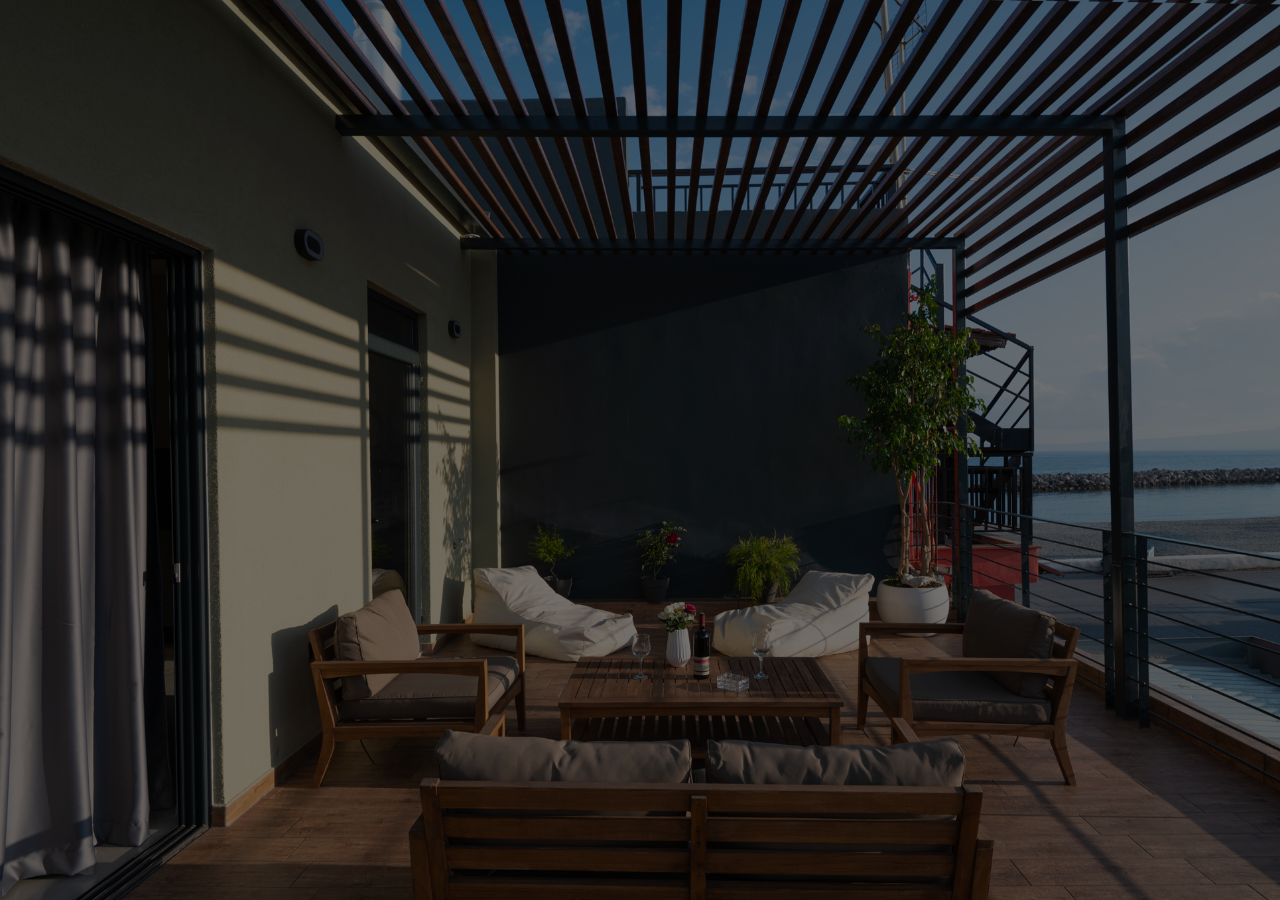
<file: index.html>
<!DOCTYPE html>
<html lang="en">
<head>
    <meta charset="UTF-8">
    <meta name="viewport" content="width=device-width, initial-scale=1.0">
    <link href="https://fonts.googleapis.com/css2?family=Roboto:wght@400;700&display=swap" rel="stylesheet">

        <!-- Other meta tags and links -->
        <link rel="stylesheet" href="https://cdnjs.cloudflare.com/ajax/libs/font-awesome/6.0.0-beta3/css/all.min.css">
    

    <title>Perla Homes</title>
    <link rel="stylesheet" href="main.css">
</head>
<body>
    <!-- Main Content Section -->
    <div class="content-container">
        <!-- Language Selector -->
        <div id="google_translate_element" class="fade-in"></div>
        <img src="images/perla logo site.png" alt="Perla Homes Logo" id="logo" class="fade-in" />

        <h1 id="main-heading" class="fade-in" translate="no">
            Welcome to <br>Maison 4 Seasons!
        </h1>
       

        <!-- Buttons -->
        <div class="button-container">
            <div class="button-item fade-in">
                <button class="round-btn" onclick="window.location.href='check_in.html'">
                    <img src="images/Checkin.png" alt="Check-In">
                </button>
                <span>Check-In <br> </span>
            </div>

            <div class="button-item fade-in">
                <button class="round-btn" onclick="showWifiCodeBox()">
                    <img src="images/wifi.png" alt="Wifi">
                </button>
                <span>WiFi</span>
            </div>
            
            <!-- Hidden Wifi Code Box -->
            <div id="wifiCodeBox" style="display:none; padding: 10px; background-color: #0e0d0d; border: 1px solid #ccc; width: 200px; height: auto; max-width: 100%; text-align: center; position: fixed; top: 50%; left: 50%; transform: translate(-50%, -50%);">
                <p> Network: <strong>Maison4Seasons</strong></p> <br>
                <p> Password: <strong>12345678</strong></p>
                <button onclick="hideWifiCodeBox()">EXIT</button>
            </div>

            <div class="button-item fade-in">
                <button class="round-btn" onclick="showCodeBox()">
                    <img src="images/Key lock Heavenmono.jpg" alt="Wifi">
                </button>
                <span>Key</span>
            </div>
            
            <!-- Hidden Code Box -->
            <div id="codeBox" style="display:none; padding: 10px; background-color: #0e0d0d; border: 1px solid #ccc; width: 200px; height: auto; max-width: 100%; text-align: center; position: fixed; top: 50%; left: 50%; transform: translate(-50%, -50%);">
              
                <p>Entrance code: <strong>1905</strong></p>
                <button onclick="hideCodeBox()">EXIT</button>
            </div>
            
            
            <div class="button-item fade-in">
                <a href="https://maps.app.goo.gl/aCeawWT5T6tfjdex7">
                    <img src="images/Pineza_black.webp" alt="Mobi" class="round-btn">
                    <span>Map</span>
                </a>
            </div>

            <div class="button-item fade-in">
                <a href="contacts.html">
                    <button class="round-btn">
                        <img src="images/pngtree-circle-phone-call-icon-in-black-color-png-image_6596895.png" alt="Map">
                    </button>
                    <span>Contacts</span>
                </a>
            </div>




            <div class="button-item fade-in">
                <a href="https://messinia.mobi/el/article/katalumata/enoikiazomena-domatia/maison-4-season-enoikiazomena-diamerismata/9687">
                    <img src="images/optiki-tautotita_2.jpg" alt="Mobi" class="round-btn">
                    <span style="display:block;">Tourist<br>Guide</span>
                </a>
            </div>
          
        </div>
    </div>

    <!-- Footer -->
    <div class="footer fade-in">
       
        
        <!-- Social Media Links -->
        <div class="social-media">
            <a href="https://www.perlahomes.gr" target="_blank">
                <i class="fas fa-globe social-icon"></i>
            </a>
            <a href="https://www.facebook.com/PerlaHomesgr/" target="_blank">
                <i class="fab fa-facebook social-icon"></i>
            </a>
            <a href="https://www.instagram.com/perla.homes/?hl=el" target="_blank">
                <i class="fab fa-instagram social-icon"></i>
            </a>
        </div>
        <p>&copy; 2025 Perla Homes. All rights reserved.</p>
    </div>

    <script src="script.js"></script>
    <script src="script.js"></script>
    <script type="text/javascript">
        function googleTranslateElementInit() {
            new google.translate.TranslateElement({
                pageLanguage: 'en',
                includedLanguages: 'en,en,el,it,pt,ro,es,fr,ka,de,cs,hy,sq,ru', // Add more languages as needed
                layout: google.translate.TranslateElement.InlineLayout.SIMPLE
            }, 'google_translate_element');
        }
    </script>
    <script type="text/javascript" src="https://translate.google.com/translate_a/element.js?cb=googleTranslateElementInit"></script>

</body>
</file>
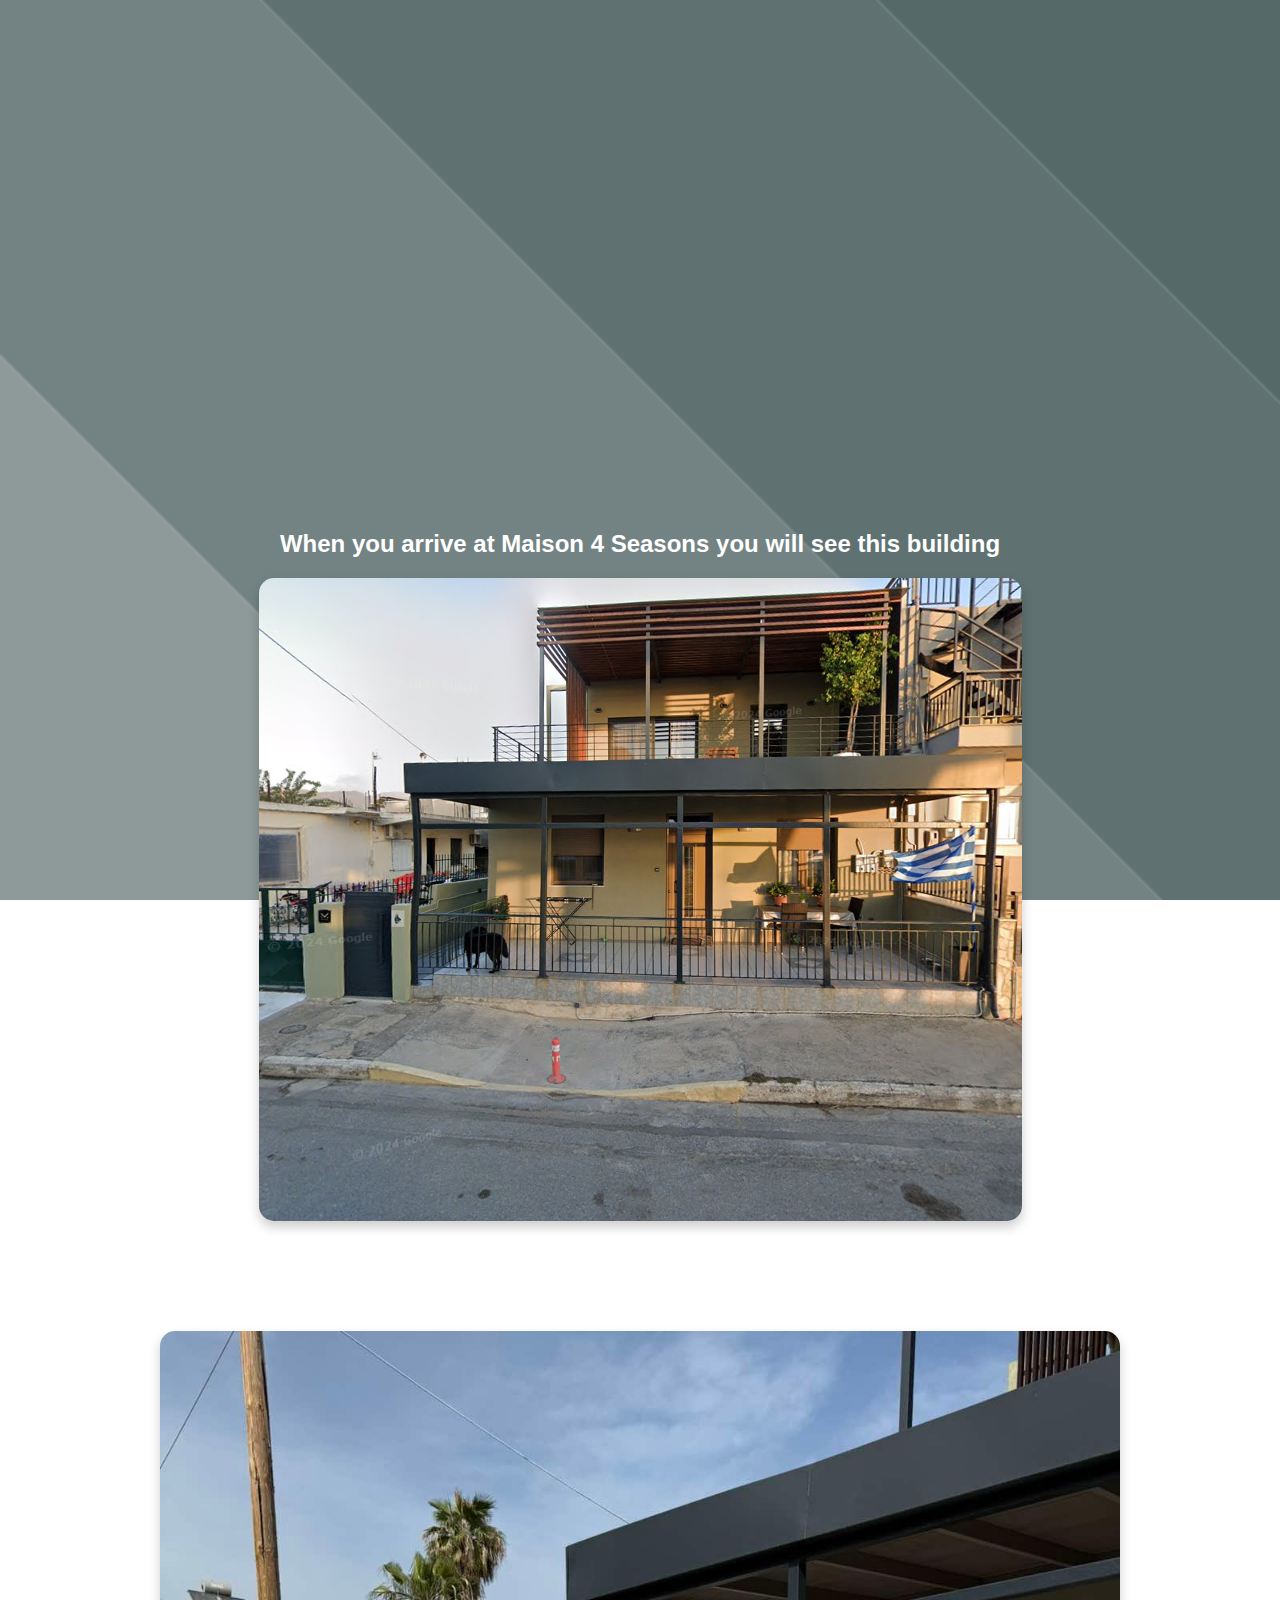
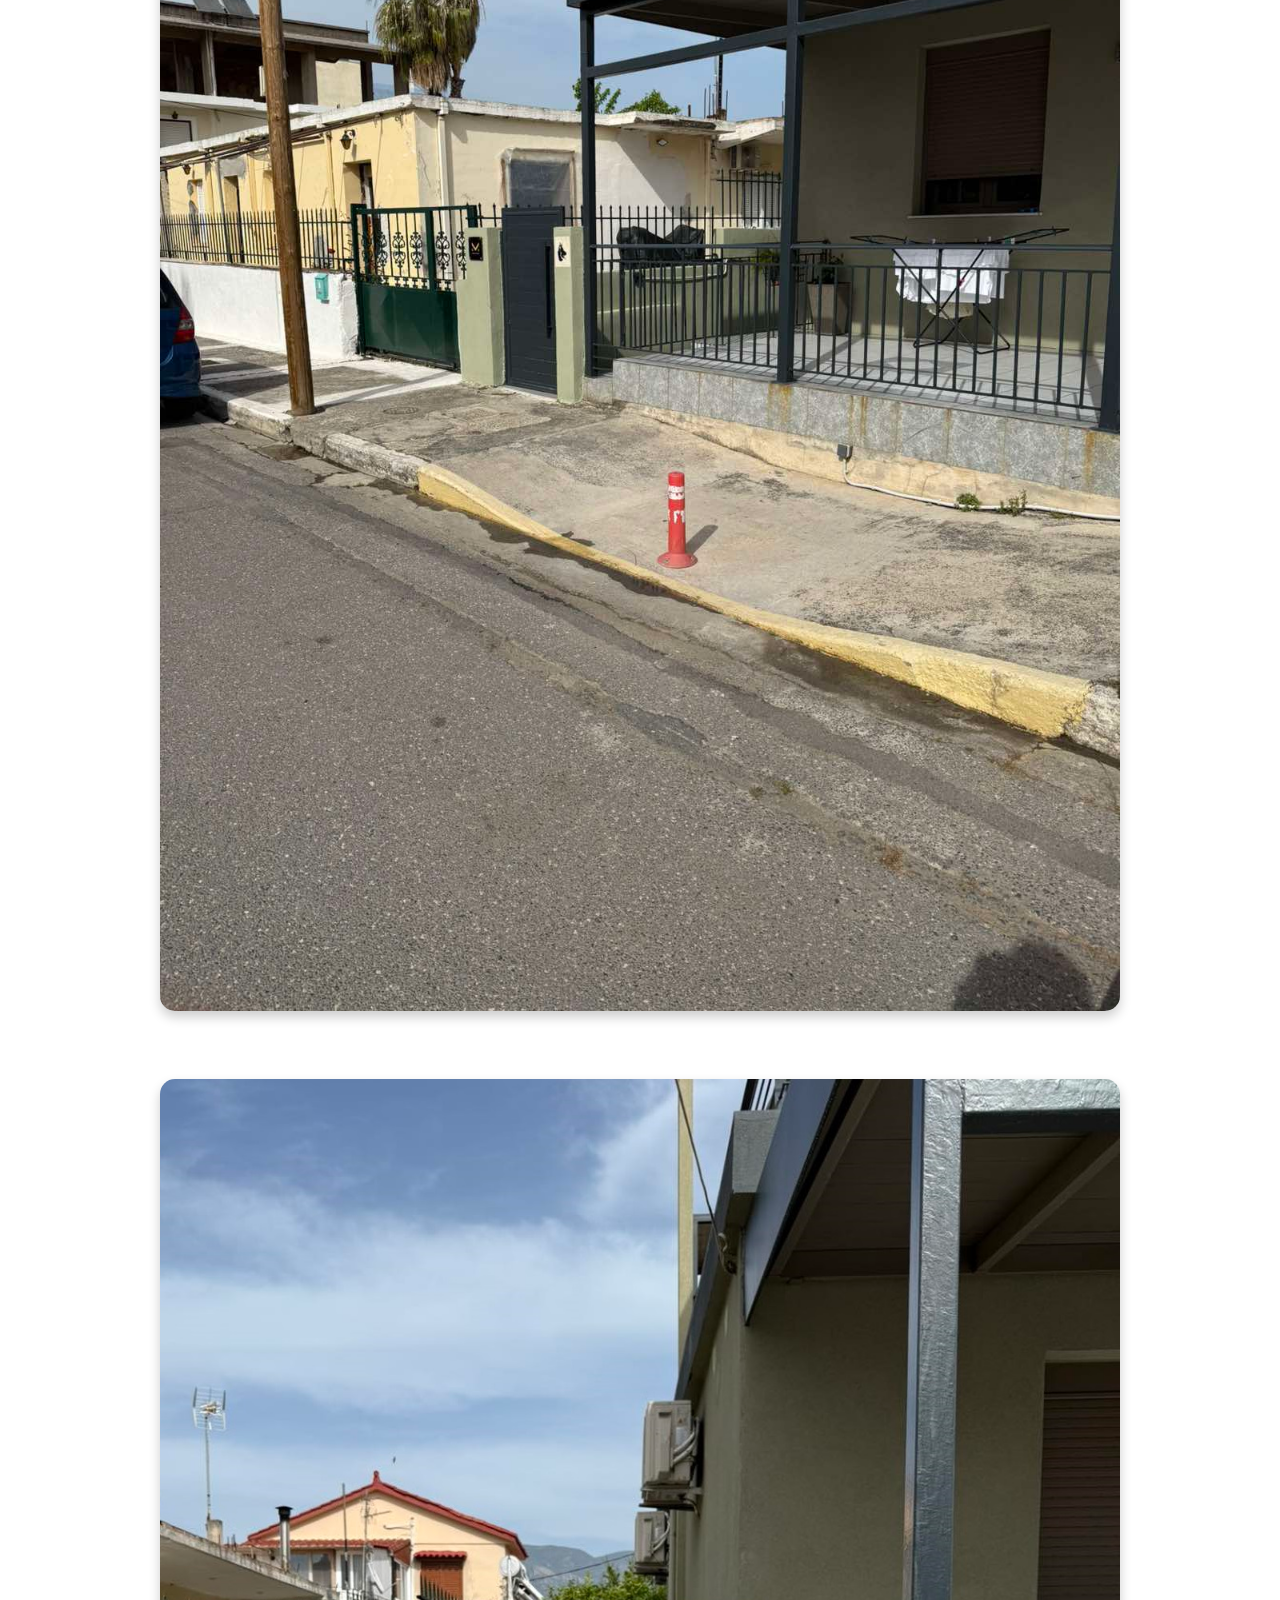
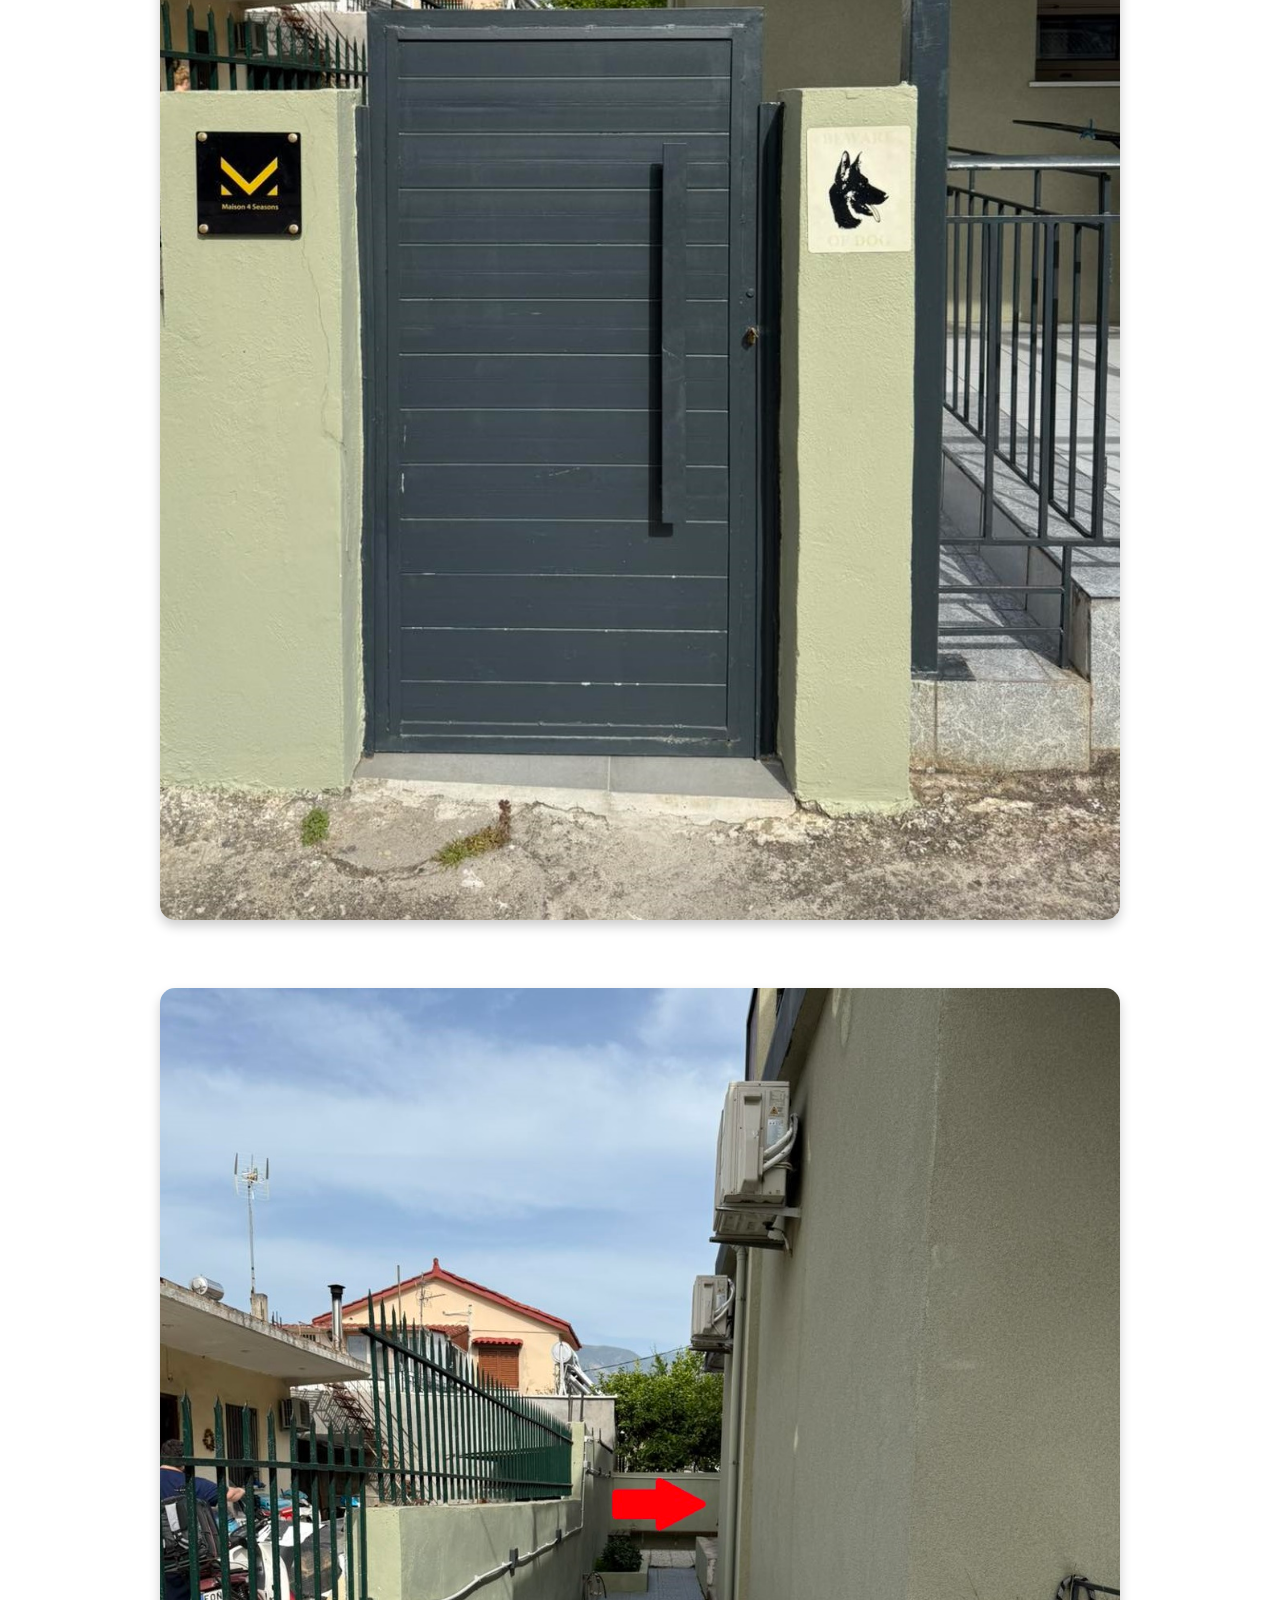
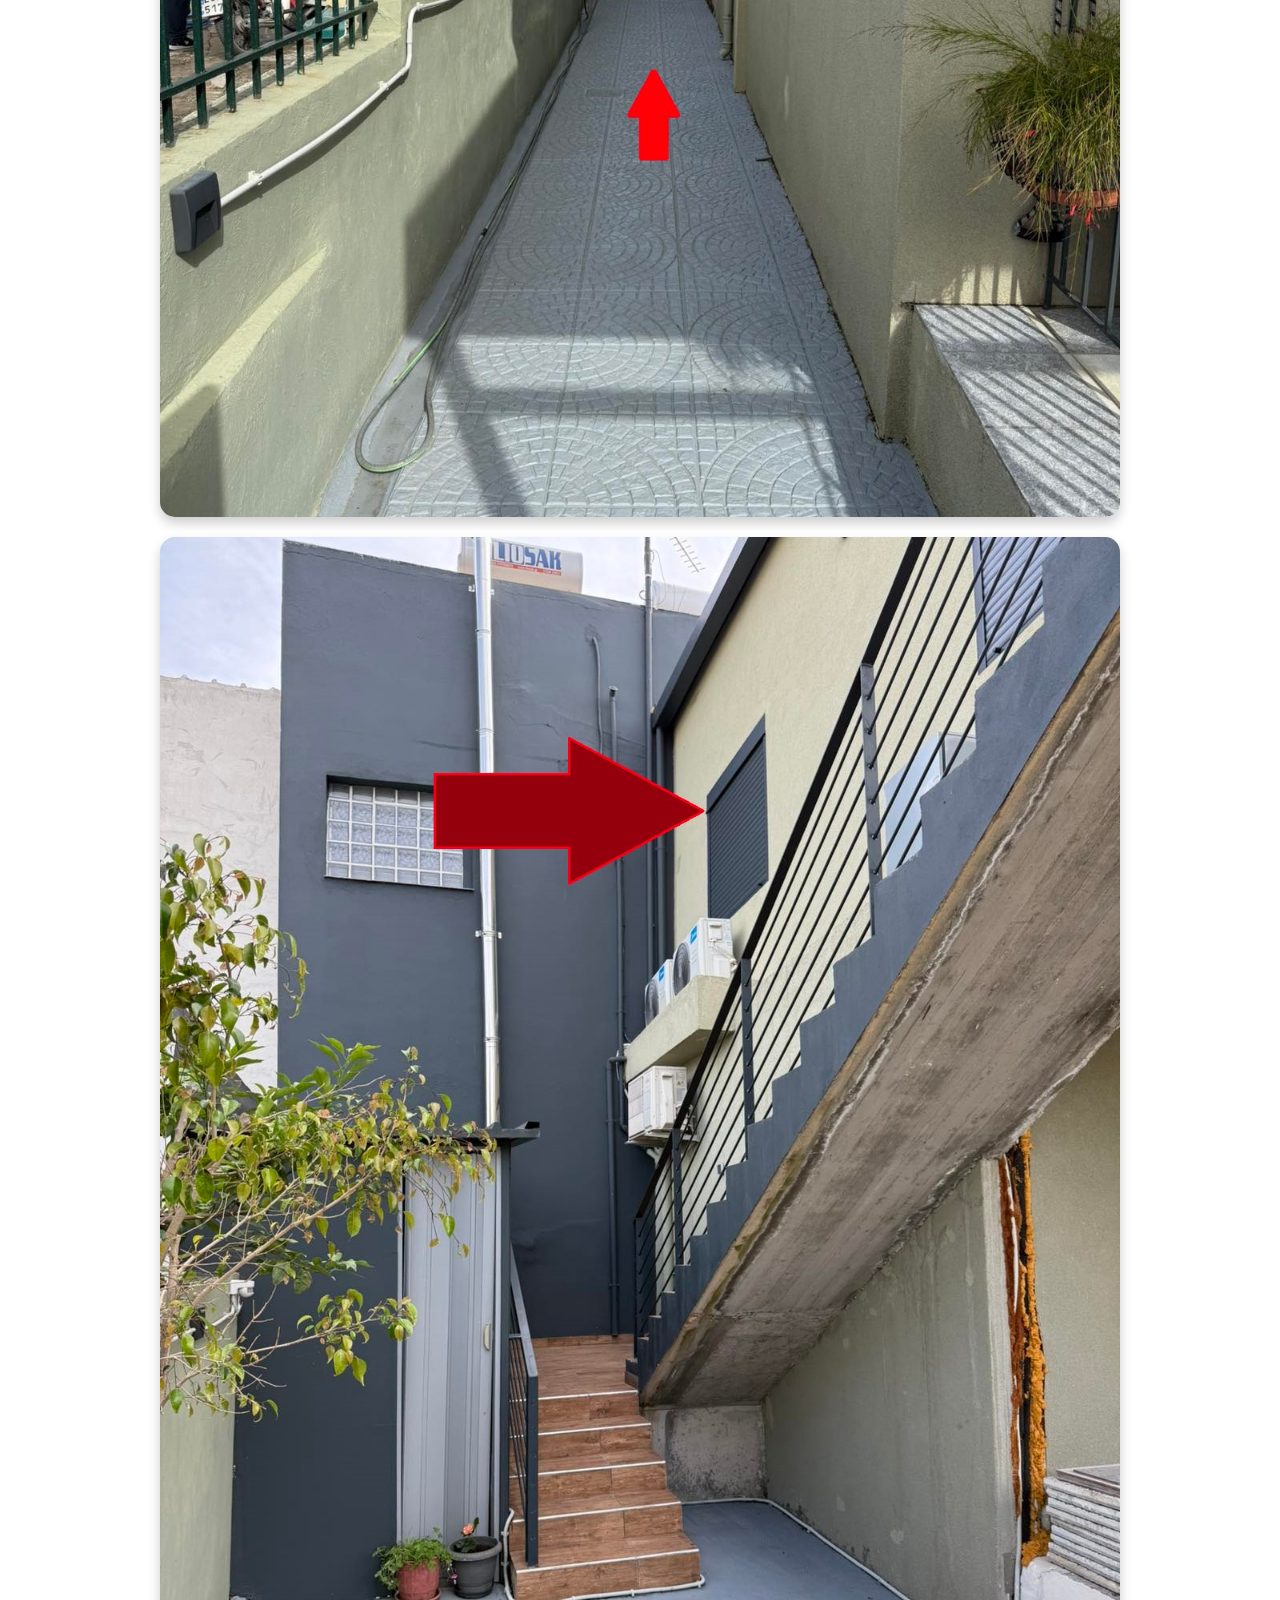
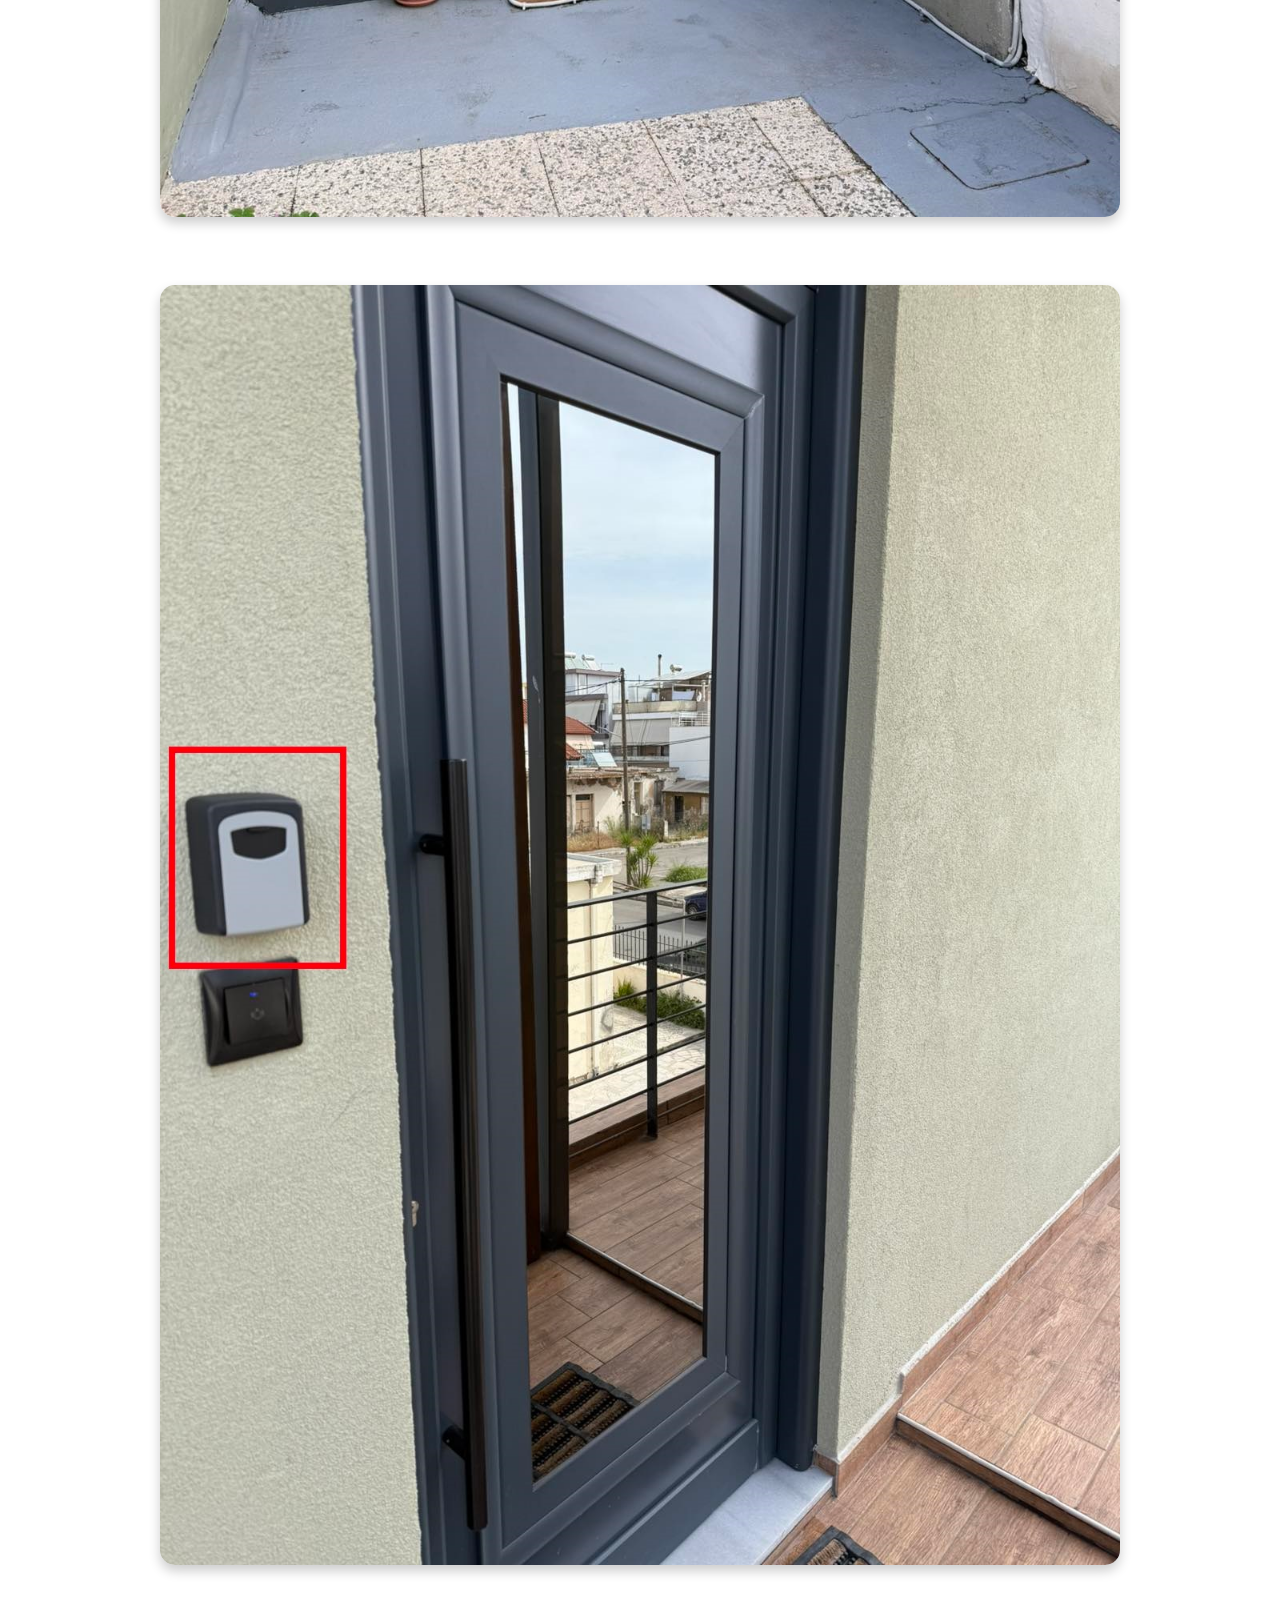
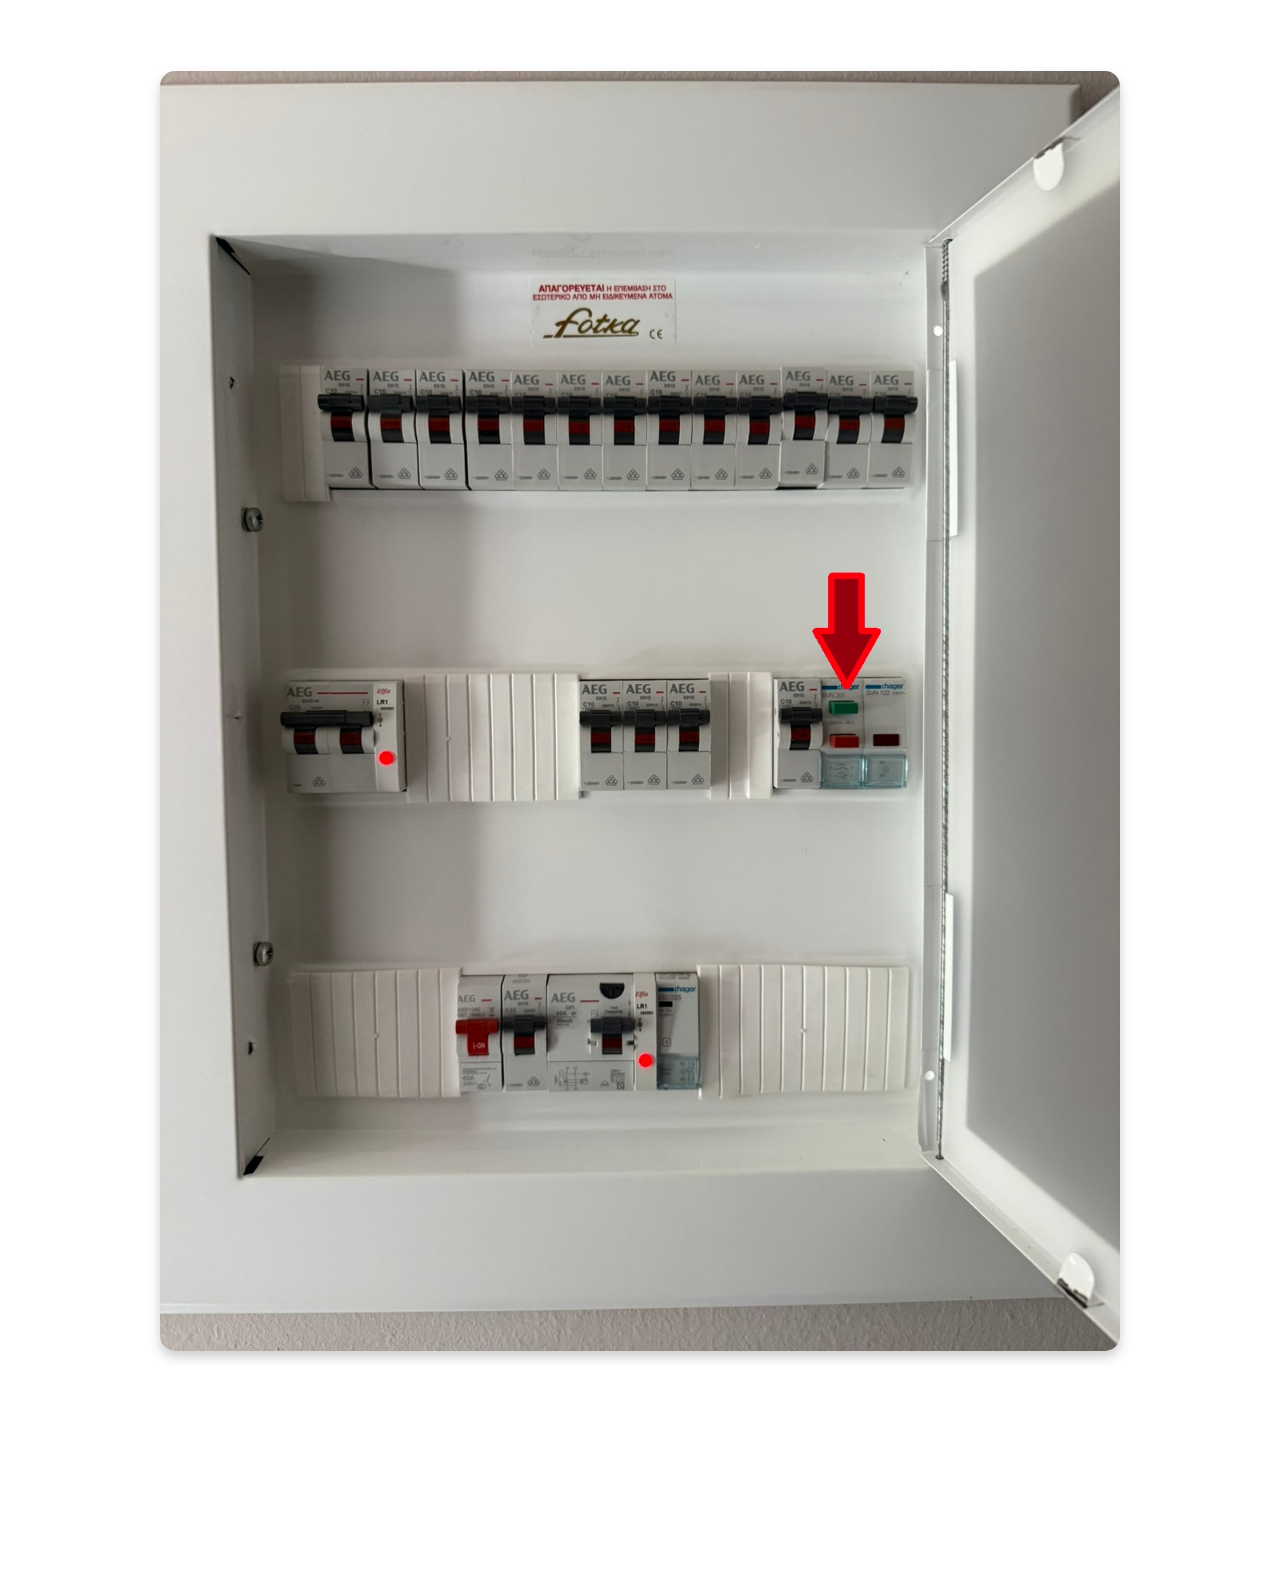
<file: check_in.html>
<!DOCTYPE html>
<html lang="en">
<head>
    <meta charset="UTF-8">
    <meta name="viewport" content="width=device-width, initial-scale=1.0">
    <link href="https://fonts.googleapis.com/css2?family=Roboto:wght@400;700&display=swap" rel="stylesheet">
    <link rel="stylesheet" href="style.css">
    <!-- Font Awesome -->
    <link href="https://cdnjs.cloudflare.com/ajax/libs/font-awesome/6.0.0-beta3/css/all.min.css" rel="stylesheet">
    <title>Perla Homes</title>
</head>
<body>
    <!-- Main Content Section -->
    <div class="content-container">
        <!-- Home Button -->
        <a href="index.html" class="home-button fade-in">
            <button>Home Page</button>
        </a>

        <!-- Language Selector -->
        <div id="google_translate_element" class="fade-in"></div>

        <!-- Logo -->
        <img src="images/perla logo site.png" alt="Perla Homes Logo" id="logo" class="fade-in" />

        <!-- Main Heading -->
        <h1 id="main-heading" class="fade-in">Check-in <br> Instructions</h1>

        <!-- Images and Content -->
        <div class="content">
            <h2>When you arrive at Maison 4 Seasons you will see this building</h2>
            <img src="images/frontmaison.png" id="front-door" alt="Access Code" />
            <h2>Private Parking Spot </h2>
            <h3>Where the yellow lines are on the ramp also there is a charger for electric cars</h3>
            <img src="images/Parking_Maison.jpg" id="front-door" alt="Access Code" />

            <h2>Entrance door.</h2>
            
            <img src="images/Entrance_Maison.jpg" id="front-door" alt="Access Code" />
            
            <h2>At the end of the hallway on the right and up the stairs</h2>
            <img src="images/Passageway.jpg" id="front-door" alt="Access Code" />
        
            <img src="images/stairs2.jpg" id="front-door" alt="Access Code" />
            
            <h2>Key Box the Code is: 1905</h2>
            <img src="images/keymaison.jpg" id="front-door" alt="Access Code" />
            
            


            <h2>Hot Water</h2>
            <p>The Apartment has a Solar Boiler.If there is no hot water press the GREEN button.</p> 
            <img src="images/Pinakas_Maison.jpg" id="front-door" alt="Access Code" />



            <h2>Check-out</h2>
            <h2>Check-out Time: 11:00 AM.</h2>
            <p>Please, during check-out, leave the keys on the table and close the door. Thank you for trusting us and choosing one of our accommodations!!</p>
        </div>

        <!-- Footer -->
        <div class="footer fade-in">
           
           
            <!-- Social Media Icons -->
            <div class="social-icons">
                <a href="https://www.facebook.com/PerlaHomesgr/" target="_blank" class="social-icon"><i class="fab fa-facebook"></i></a>
                <a href="https://www.instagram.com/perla.homes/?hl=el" target="_blank" class="social-icon"><i class="fab fa-instagram"></i></a>
                <a href="https://www.perlahomes.gr" target="_blank" class="social-icon"><i class="fas fa-home"></i></a>
                
            </div>
            <p>&copy; 2025 Perla Homes. All rights reserved.</p>
        </div>
    </div>

    <script src="script.js"></script>
    <script type="text/javascript">
        function googleTranslateElementInit() {
            new google.translate.TranslateElement({
                pageLanguage: 'en',
                includedLanguages: 'en,el,it,pt,ro,es,fr,ka,de,cs,hy,sq,ru',
                layout: google.translate.TranslateElement.InlineLayout.SIMPLE
            }, 'google_translate_element');
        }
    </script>
    <script type="text/javascript" src="https://translate.google.com/translate_a/element.js?cb=googleTranslateElementInit"></script>
</body>
</html>
</file>
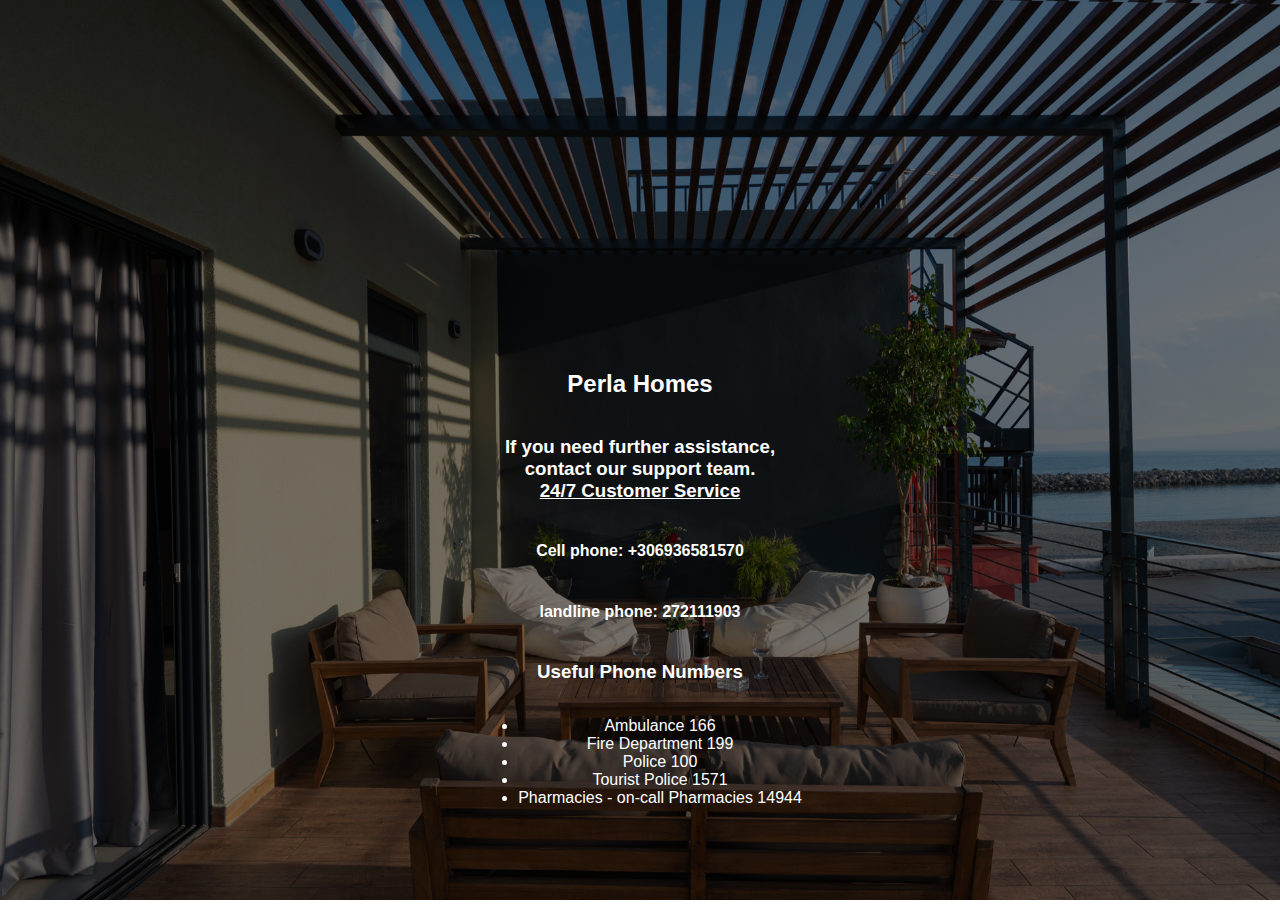
<file: contacts.html>
<!DOCTYPE html>
<html lang="en">
<head>
    <meta charset="UTF-8">
    <meta name="viewport" content="width=device-width, initial-scale=1.0">
    <link href="https://fonts.googleapis.com/css2?family=Roboto:wght@400;700&display=swap" rel="stylesheet">
    <link rel="stylesheet" href="https://cdnjs.cloudflare.com/ajax/libs/font-awesome/6.0.0-beta3/css/all.min.css">
    <title>Perla Homes</title>
    <link rel="stylesheet" href="main.css">
</head>
<body>
    <!-- Main Content Section -->
    <div class="content-container">

        <a href="index.html" class="home-button fade-in">
            <button>Home Page</button>
        </a>
        <!-- Language Selector -->
        <div id="google_translate_element" class="fade-in"></div>
        <img src="images/perla logo site.png" alt="Perla Homes Logo" id="logo" class="fade-in" />

        <h1 id="main-heading" class="fade-in">Useful Phone Numbers</h1>
        <h2>Perla Homes <br> </h2>
        <h3>If you need further assistance,<br> contact our support team.<br>
          <a id="phone"     href="tel:6936581570">24/7 Customer Service</a><br>
          <h4>Cell phone: +306936581570</h4>
          <h4>landline phone: 272111903</h4>
          
           
           
        
            


        <h3>Useful Phone Numbers</h3>
        <ul>

            <li>Ambulance 166</li>
            <li>Fire Department 199</li>
            <li>Police 100</li>
            <li>Tourist Police 1571</li>
            <li>Pharmacies - on-call Pharmacies 14944</li>
          </ul> 
    </div>

    <!-- Footer -->
    <div class="footer fade-in">
       
        
        <!-- Social Media Links -->
        <div class="social-media">
            <a href="https://www.perlahomes.gr" target="_blank">
                <i class="fas fa-globe social-icon"></i>
            </a>
            <a href="https://www.facebook.com/PerlaHomesgr/" target="_blank">
                <i class="fab fa-facebook social-icon"></i>
            </a>
            <a href="https://www.instagram.com/yourprofile" target="_blank">
                <i class="fab fa-instagram social-icon"></i>
            </a>
        </div>
        <p>&copy; 2025 Perla Homes. All rights reserved.</p>
    </div>

    <script src="script.js"></script>
    <script src="script.js"></script>
    <script type="text/javascript">
        function googleTranslateElementInit() {
            new google.translate.TranslateElement({
                pageLanguage: 'en',
                includedLanguages: 'en,el,it,pt,ro,es,fr,ka,de,cs,hy,sq,ru', // Add more languages as needed
                layout: google.translate.TranslateElement.InlineLayout.SIMPLE
            }, 'google_translate_element');
        }
    </script>
    <script type="text/javascript" src="https://translate.google.com/translate_a/element.js?cb=googleTranslateElementInit"></script>

</body>
</file>
<file: main.css>
body, html {
    margin: 0;
    padding: 0;
    font-family: Arial, sans-serif;
    height: 100%;
    display: flex;
    flex-direction: column;
}

/* Background with image and overlay */
body {
    background-image: linear-gradient(rgba(0, 0, 0, 0.5), rgba(0, 0, 0, 0.5)), url('images/Fonto_maison.jpg'); /* Add a semi-transparent overlay */
    background-size: cover;
    background-position: center;
    background-attachment:fixed;
    color: white;
}

/* Semi-transparent overlay */
body::after {
    content: "";
    position: absolute;
    top: 0;
    left: 0;
    right: 0;
    bottom: 0;
    background: rgba(10, 10, 10, 0.1); /* Adjust this to change the contrast */
    z-index: -1; /* Places the overlay behind content */
}

/* Main Content */
.content-container {
    flex: 1;
    display: flex;
    flex-direction: column;
    justify-content: center;
    align-items: center;
    text-align: center;
    padding: 20px;
}

/* Language selector positioned at the top left */
#google_translate_element {
    position: absolute;
    top: 1px;
    left: 1px;
    z-index: 9999;
    padding: 5px;
    border: 1px solid #ccc; /* Optional border */
    border-radius: 5px; /* Optional rounded corners */
}

/* Button container */
.button-container {
    display: flex;
    justify-content: center;
    gap: 20px;
    margin-top: 10px;
    flex-wrap: wrap; /* Allows wrapping for smaller screens */
}

/* Styling for each button item */
.button-item {
    display: flex;
    flex-direction: column;
    align-items: center;
    text-align: center;
}

/* Pulse Animation for buttons */
@keyframes pulse {
    0% {
        transform: scale(1);
    }
    50% {
        transform: scale(1.1); /* Button grows */
    }
    100% {
        transform: scale(1); /* Button returns to original size */
    }
}

/* Styling for round buttons */
.round-btn {
    background-color: #eff5ef;
    color: white;
    border: none;
    padding: 0; /* Remove padding */
    border-radius: 50%;
    width: 50px;  /* Smaller width */
    height: 50px;  /* Smaller height */
    display: flex;
    justify-content: center;
    align-items: center;
    cursor: pointer;
    transition: background-color 0.3s, transform 0.2s, box-shadow 0.2s; /* Smooth transition */
    overflow: hidden; /* Ensure image stays inside the circle */
    margin-bottom: 8px; /* Space between button and text */
    animation: pulse 3s infinite; /* Reduced duration for better performance */
    animation-play-state: paused; /* Pause animation by default */
    will-change: transform; /* Hint to the browser for optimization */
}

/* Hover effect for the round buttons with bounce animation */
.round-btn:hover {
    background-color: #3d5e4d;
    transform: scale(1.1); /* Slight enlargement on hover */
    box-shadow: 0 6px 12px rgba(0, 0, 0, 0.3); /* Stronger shadow for hover */
    animation: bounce 0.3s ease; /* Apply bounce animation on hover */
    animation-play-state: running; /* Resume animation on hover */
}

@keyframes bounce {
    0% {
        transform: scale(1.1) translateY(0);
    }
    30% {
        transform: scale(1.1) translateY(-5px); /* Move upwards */
    }
    50% {
        transform: scale(1.1) translateY(0); /* Back to original position */
    }
    70% {
        transform: scale(1.1) translateY(-3px); /* Small move upwards */
    }
    100% {
        transform: scale(1.1) translateY(0); /* Final return to original position */
    }
}

/* Focus effect */
.round-btn:focus {
    outline: none;
    box-shadow: 0 0 10px rgba(255, 255, 255, 0.8); /* Focus outline for accessibility */
}

/* Image inside the button */
.round-btn img {
    width: 90%; /* Fill the button's width */
    height: 90%; /* Fill the button's height */
    object-fit: cover; /* Ensures the image covers the entire circle without distortion */
}

/* Button click effect */
button:active {
    transform: scale(0.98); /* Slight scale-down effect on click */
}

/* Text under the button */
.button-item span {
    color: white;
    font-size: 13px; /* Smaller text */
    font-weight: bold;
}

/* Footer */
.footer {
    /*background-color: rgb(140, 150, 144);*/ /* Optional: background for the footer */
    width: 100%;
    padding: 5px 0;
    text-align: center;
    color: #7c7979;
}

.footer p {
    margin: 0;
}

/* Logo Styling */
#logo {
    display: block;
    margin: 0 auto; /* Center the logo */
    max-width: 350px; /* Adjust the size as needed */
    height: auto; /* Keep the aspect ratio intact */
    padding-bottom: 20px;
   
}

/* Styling for h1 element */
#main-heading {
    font-family: 'Lobster', cursive;
    font-size: 2.5rem;
    color: white;
    text-align: center;
    margin-top: 10px;
    text-shadow: 2px 2px 4px rgba(0, 0, 0, 0.5);
}

p {
    text-align: center; /* Centers the text */
    font-size: 1em;    /* Optional: adjust the font size */
    color: white;      /* Optional: ensure the text is white */
    margin-top: 5px;   /* Optional: add some spacing from the heading */
}

/* Define the animation for fade-in effect */
.fade-in {
    opacity: 0; /* Start as invisible */
    animation: fadeInAnimation 4s forwards; /* Apply animation */
}

@keyframes fadeInAnimation {
    0% {
        opacity: 0; /* Invisible at the start */
    }
    100% {
        opacity: 1; /* Fully visible at the end */
    }
}

/* Optional: Delay different elements to stagger their appearance */
#logo {
    animation-delay: 1s; /* Delay the logo by 0.5s */
}

#main-heading {
    animation-delay: 1.5s; /* Delay the heading by 1s */
}

.button-item {
    animation-delay: 2s; /* Delay buttons by 1.5s */
    animation-duration: 3s;
}

/* Optional: Make images inside the page responsive */
img1 {
    max-width: 100%;
    height: auto;
    display: block;
    margin: 0 auto;
    object-fit: contain; /* Ensures image is resized while maintaining aspect ratio */
}

/* Home Button Styling */
a {
    color: rgb(32, 31, 31); /* Change to any color you like */
}

.home-button {
    position: fixed;
    top: 50px; /* Distance from the top */
    right: 10px; /* Distance from the right */
    z-index: 1000; /* Ensure it's above other content */
}

.home-button button {
    background-color: #e0c188; /* Green background */
    color: white; /* White text */
    padding: 10px 10px; /* Some padding */
    border: none; /* No border */
    border-radius: 100px; /* Rounded corners */
    font-size: 16px;
    font-weight: 700;
    cursor: pointer;
}

.home-button button:hover {
    background-color: #0c0c0c; /* Darker green on hover */
}

.tourist-guide {
    display: block;
    white-space: pre-line;
}

.social-media {
    margin-top: 10px;
    display: flex;
    justify-content: center;
    gap: 20px;
    color: #7c7979; /* Set a default color for social media icons */
}
 
h1 {
    font-size: 2.5rem; /* Adjust the size of the text */
    color: white; /* Make the text white */
    text-align: center; /* Center align the text */
    margin-top: 10px; /* Add some space between the logo and the heading */
    margin-bottom: 20px; /* Add space between the heading and the buttons */
    padding-bottom: 50px;
    text-shadow: 2px 2px 4px rgba(0, 0, 0, 0.5); /* Optional: add shadow for better readability */
}
.social-icon {
    font-size: 30px;  /* Size of the icons */
    color: #7c7979;      /* Icon color */
    transition: transform 0.3s ease-in-out, color 0.3s ease-in-out;
}

.social-icon:hover {
    transform: scale(1.1);  /* Slightly enlarge the icon on hover */
    color: #0077b5;         /* Change color on hover (blue for Facebook) */
}

.social-media a:nth-child(2) .social-icon:hover {
    color: #e4405f;  /* Change color on hover (red/pink for Instagram) */
}
#phone{
    color: white;

}
</file>
<file: style.css>
/* Basic Reset */
body, html {
    margin: 0;
    padding: 0;
    font-family: Arial, sans-serif;
    height: 100%;
    display: flex;
    flex-direction: column;
}

/* Background with image and overlay */
body {
    background-image: url('images/fontoCheck.png'); /* Replace with your background image */
    background-size: cover;
    background-position: center;
    background-attachment: fixed;
    color: white;
}

/* Semi-transparent overlay */
body::after {
    content: "";
    position: absolute;
    top: 0;
    left: 0;
    right: 0;
    bottom: 0;
    background: rgba(10, 10, 10, 0.1); /* Adjust this to change the contrast */
    z-index: -1; /* Places the overlay behind content */
}

/* Main Content */
.content-container {
    flex: 1;
    display: flex;
    flex-direction: column;
    justify-content: center;
    align-items: center;
    text-align: center;
    padding: 20px;
}

/* Language selector positioned at the top left */
#google_translate_element {
    position: absolute;
    top: 1px;
    left: 1px;
    z-index: 9999;
    padding: 5px;
    border: 1px solid #ccc; /* Optional border */
    border-radius: 5px; /* Optional rounded corners */
}

/* Button container */
.button-container {
    display: flex;
    justify-content: center;
    gap: 20px;
    margin-top: 10px;
    flex-wrap: wrap; /* Allows wrapping for smaller screens */
}

/* Styling for each button item */
.button-item {
    display: flex;
    flex-direction: column;
    align-items: center;
    text-align: center;
}

.round-btn {
    background-color: #eff5ef;
    color: white;
    border: none;
    padding: 0; /* Remove padding */
    border-radius: 50%;
    width: 80px;  /* Smaller width */
    height: 80px;  /* Smaller height */
    display: flex;
    justify-content: center;
    align-items: center;
    cursor: pointer;
    transition: background-color 0.3s;
    overflow: hidden; /* Ensure image stays inside the circle */
    margin-bottom: 8px; /* Space between button and text */
}

.round-btn:hover {
    background-color: #3d5e4d;
}

.round-btn:focus {
    outline: none;
}

.round-btn img {
    width: 100%;
    height: 100%;
    object-fit: cover;
    border-radius: 50%;
}

button:active {
    transform: scale(0.98); /* Slight scale-down effect on click */
}

/* Text under the button */
.button-item span {
    color: white;
    font-size: 17px; /* Smaller text */
    font-weight: bold;
}

/* Footer */
.footer {
    background-color: rgb(140, 150, 144);
    width: 100%;
    padding: 5px 0;
    text-align: center;
    color: white;
}

.footer p {
    margin: 0;
}

#logo {
    display: block;
    margin: 0 auto; /* Center the logo */
    max-width: 350px; /* Adjust the size as needed */
    height: auto; /* Keep the aspect ratio intact */
    margin-top: 200px;
}

/* Box-shadow effect */
.box-shadow {
    box-shadow: 0 4px 6px rgba(0, 0, 0, 0.2);
}

.box-shadow:hover {
    box-shadow: 0 6px 10px rgba(0, 0, 0, 0.3);
}

/* Styling for h1 element */
#main-heading {
    font-family: 'Roboto', sans-serif; /* Use a nice, modern font like Roboto */
    font-size: 2rem; /* Adjust the size of the text */
    color: white; /* Make the text white */
    text-align: center; /* Center align the text */
    margin-top: 10px; /* Add some space between the logo and the heading */
    text-shadow: 2px 2px 4px rgba(0, 0, 0, 0.5); /* Optional: add shadow for better readability */
}

p {
    text-align: center; /* Centers the text */
    font-size: 1em;    /* Optional: adjust the font size */
    color: white;        /* Optional: ensure the text is white */
    margin-top: 5px;    /* Optional: add some spacing from the heading */
}

/* Define the animation for fade-in effect */
.fade-in {
    opacity: 0; /* Start as invisible */
    animation: fadeInAnimation 2s forwards; /* Apply animation */
}

@keyframes fadeInAnimation {
    0% {
        opacity: 0; /* Invisible at the start */
    }
    100% {
        opacity: 1; /* Fully visible at the end */
    }
}

/* Optional: Delay different elements to stagger their appearance */
#logo {
    animation-delay: 1s; /* Delay the logo by 0.5s */
}

#main-heading {
    animation-delay: 1.5s; /* Delay the heading by 1s */
}

.button-item {
    animation-delay: 2s; /* Delay buttons by 1.5s */
    animation-duration: 3s;
}

/* Images Styling */
.content img {
    display: block;  /* Ensures the image is a block element */
    margin: 20px auto;  /* Center images horizontally */
    max-width: 80%;  /* Adjust this value to control the maximum width of your images */
    height: auto;
    border-radius: 15px;  /* Optional: Adds rounded corners to images */
    box-shadow: 0 6px 12px rgba(0, 0, 0, 0.2);  /* Adds a subtle shadow around the images */
    transition: transform 0.3s ease, box-shadow 0.3s ease;  /* Smooth transition on hover */
}

/* On hover, enlarge the image slightly and increase shadow for a 3D effect */
.content img:hover {
    transform: scale(1.05);  /* Slightly enlarge the image */
    box-shadow: 0 10px 15px rgba(0, 0, 0, 0.3);  /* Deeper shadow on hover */
}

/* Responsive Design for Images */
@media (max-width: 768px) {
    .content img {
        max-width: 95%;  /* Allow the image to fill more of the screen on mobile */
    }
}

/* Home Button */
.home-button {
    position: fixed;
    top: 50px; /* Distance from the top */
    right: 10px; /* Distance from the right */
    z-index: 1000; /* Ensure it's above other content */
}

.home-button button {
    background-color: #9b9e89; /* Green background */
    color: white; /* White text */
    padding: 10px 10px; /* Some padding */
    border: none; /* No border */
    border-radius: 5px; /* Rounded corners */
    font-size: 16px;
    font-weight: 700;
    cursor: pointer;
}

.home-button button:hover {
    background-color: #0c0c0c; /* Darker green on hover */
}

/* Social Media Icons */
.social-media {
    margin-top: 10px;
    display: flex;
    justify-content: center;
    gap: 20px;
}

.social-icon {
    font-size: 30px;  /* Size of the icons */
    color: #000;      /* Icon color */
    transition: transform 0.3s ease-in-out, color 0.3s ease-in-out;
}

.social-icon:hover {
    transform: scale(1.1);  /* Slightly enlarge the icon on hover */
    color: #0077b5;         /* Change color on hover (blue for Facebook) */
}

.social-media a:nth-child(2) .social-icon:hover {
    color: #e4405f;  /* Change color on hover (red/pink for Instagram) */
}
</file>
